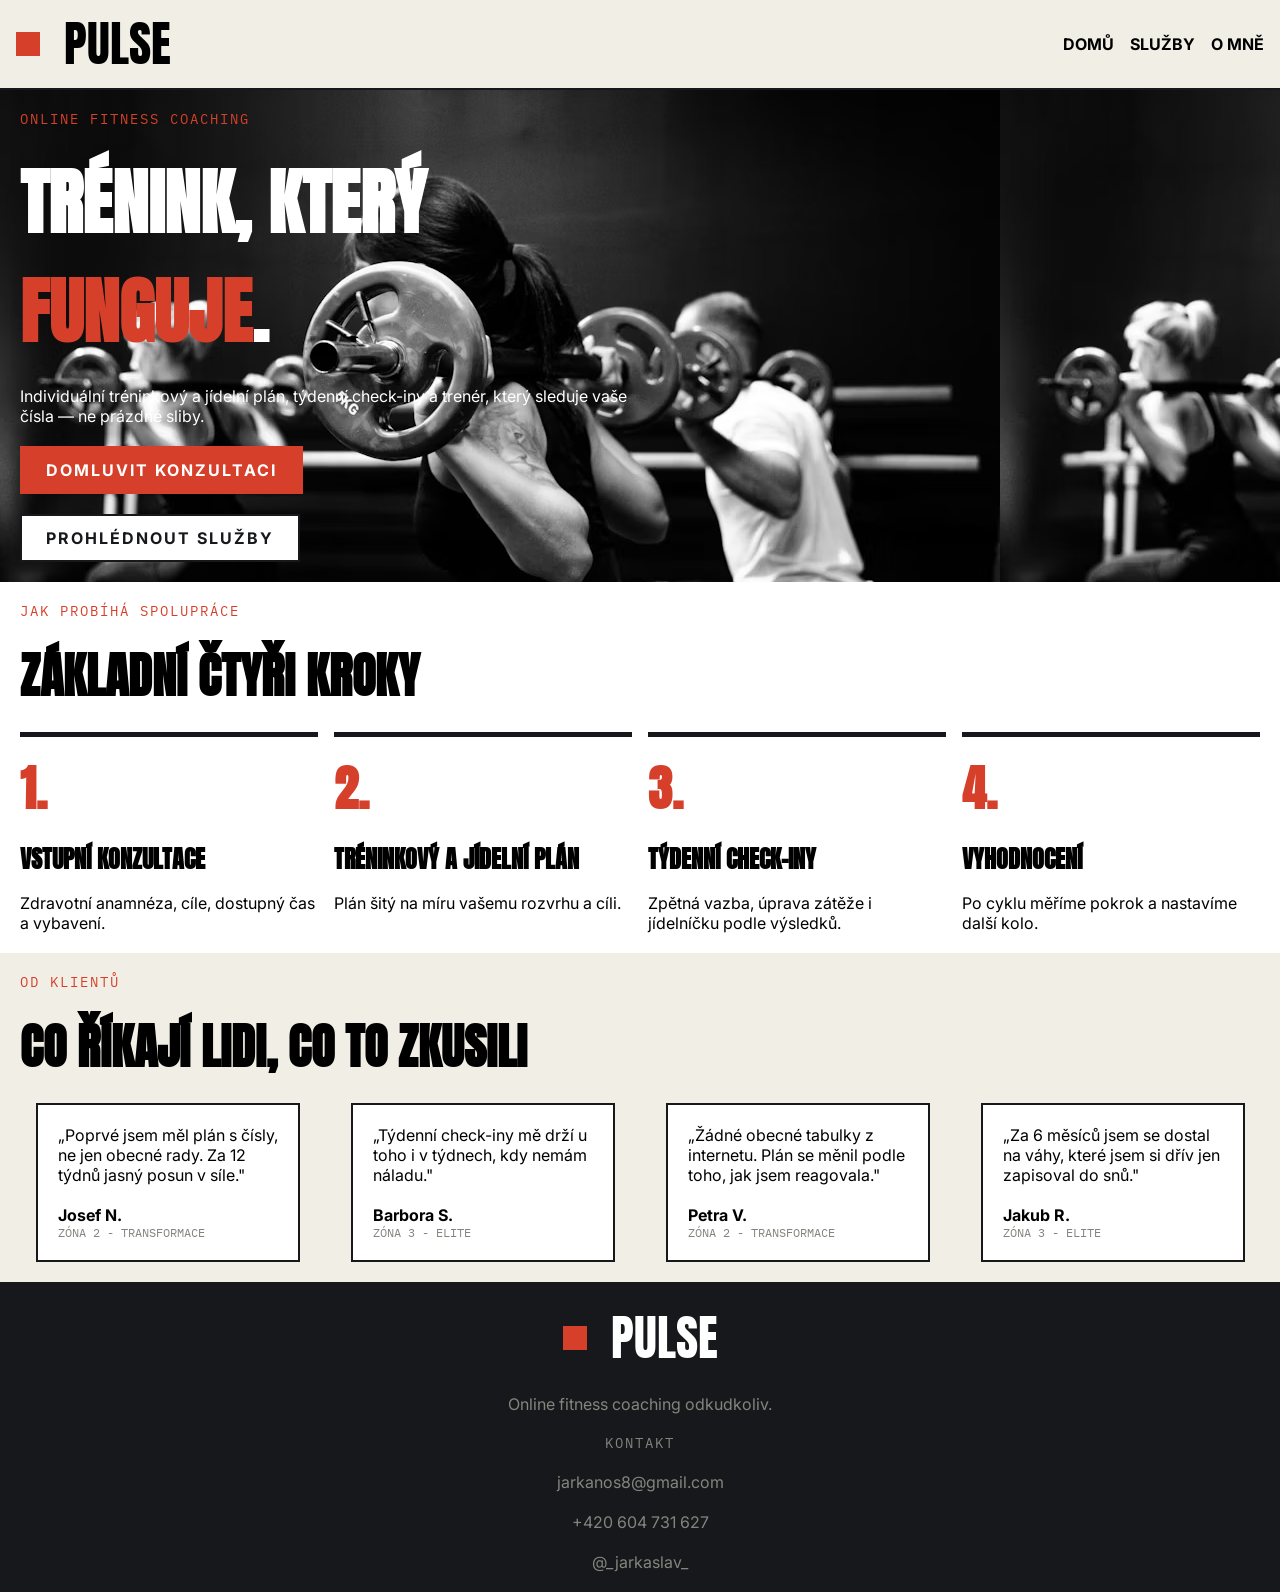
<file: index.html>
<!DOCTYPE html>
<html lang="cs">
<head>
    <meta charset="UTF-8">
    <meta name="viewport" content="width=device-width, initial-scale=1.0">
    <link rel="stylesheet" href="main.css">
    <title>PULSE-COACHING</title>
    <link rel="icon" type="image/svg+xml" href="favicon/favicon.svg">
    <link rel="icon" type="image/png" sizes="32x32" href="favicon/favicon-32x32.png">
    <link rel="icon" type="image/png" sizes="16x16" href="favicon/favicon-16x16.png">
    <link rel="apple-touch-icon" href="favicon/apple-touch-icon.png">
    <link rel="shortcut icon" href="favicon/favicon.ico">
</head>
<body>
    <header class="pulse-header">
        <a href="index.html" class="logo"><span class="logo-square"></span>PULSE</a>
        <nav class="header-nav">
            <a href="index.html">DOMŮ</a>
            <a href="sluzby.html">SLUŽBY</a>
            <a href="omne.html">O MNĚ</a>
        </nav>
    </header>

    <section class="introduction-bg">
        <div class="introduction">
        <p class="label-red">ONLINE FITNESS COACHING</p>
        <h1 class="h1 h1--white">TRÉNINK, KTERÝ <span class="highlight">FUNGUJE</span>.</h1>
        <p class="body-white">Individuální tréninkový a jídelní plán, týdenní check-iny a trenér, který sleduje vaše čísla — ne prázdné sliby.</p>
        <a class="btn-primary" href="formular.html">DOMLUVIT KONZULTACI</a>
        <a class="btn-secondary" href="sluzby.html">PROHLÉDNOUT SLUŽBY</a></div>
    </section>

    <section class="description">
        <p class="label-red">JAK PROBÍHÁ SPOLUPRÁCE</p>
        <h2 class="h2">ZÁKLADNÍ ČTYŘI KROKY</h2>
        <div class="step-grid">
        <div class="step">
            <span class="step-line"></span>
            <h2 class="h2 h2--red">1.</h2>
            <h3 class="h3">VSTUPNÍ KONZULTACE</h3>
            <p class="body-black">Zdravotní anamnéza, cíle, dostupný čas a vybavení.</p>
        </div>

        <div class="step">
            <span class="step-line"></span>
            <h2 class="h2 h2--red">2.</h2>
            <h3 class="h3">TRÉNINKOVÝ A JÍDELNÍ PLÁN</h3>
            <p class="body-black">Plán šitý na míru vašemu rozvrhu a cíli.</p>
        </div>

        <div class="step">
            <span class="step-line"></span>
            <h2 class="h2 h2--red">3.</h2>
            <h3 class="h3">TÝDENNÍ CHECK-INY</h3>
            <p class="body-black">Zpětná vazba, úprava zátěže i jídelníčku podle výsledků.</p>
        </div>

        <div class="step">
            <span class="step-line"></span>
            <h2 class="h2 h2--red">4.</h2>
            <h3 class="h3">VYHODNOCENÍ</h3>
            <p class="body-black">Po cyklu měříme pokrok a nastavíme další kolo.</p>
        </div>
        </div>
    </section>

    <section class="reviews">
        <p class="label-red">OD KLIENTŮ</p>
        <h2 class="h2">CO ŘÍKAJÍ LIDI, CO TO ZKUSILI</h2>

    <div class="review-list">
        <div class="review">
            <p class="body-black">„Poprvé jsem měl plán s čísly, ne jen obecné rady. Za 12 týdnů jasný posun v síle."</p>
            <div class="reviewer">
                <p class="body-bold">Josef N.</p>
                <p class="stat-grey">ZÓNA 2 - TRANSFORMACE</p>
            </div>
        </div>

        <div class="review">
            <p class="body-black">„Týdenní check-iny mě drží u toho i v týdnech, kdy nemám náladu."</p>
            <div class="reviewer">
                <p class="body-bold">Barbora S.</p>
                <p class="stat-grey">ZÓNA 3 - ELITE</p>
            </div>
        </div>

        <div class="review">
            <p class="body-black">„Žádné obecné tabulky z internetu. Plán se měnil podle toho, jak jsem reagovala."</p>
            <div class="reviewer">
                <p class="body-bold">Petra V.</p>
                <p class="stat-grey">ZÓNA 2 - TRANSFORMACE</p>
            </div>
        </div>

        <div class="review">
            <p class="body-black">„Za 6 měsíců jsem se dostal na váhy, které jsem si dřív jen zapisoval do snů."</p>
            <div class="reviewer">
                <p class="body-bold">Jakub R.</p>
                <p class="stat-grey">ZÓNA 3 - ELITE</p>
            </div>
        </div>

    </div>
    </section>















    <footer class="pulse-footer">
        <a href="index.html" class="logo-footer"><span class="logo-square"></span>PULSE</a>
        <p class="body-grey">Online fitness coaching odkudkoliv.</p>
        <a class="label-grey" href="formular.html">KONTAKT</a>
        <a class="body-grey" href="mailto:jarkanos@gmail.com">jarkanos8@gmail.com</a>
        <a class="body-grey" href="phoneto:+420604731627">+420 604 731 627</a>
        <a class="body-grey" href="instagram.com/@_jarkaslav_">@_jarkaslav_</a>
    </footer>
</body>
</html>
</file>
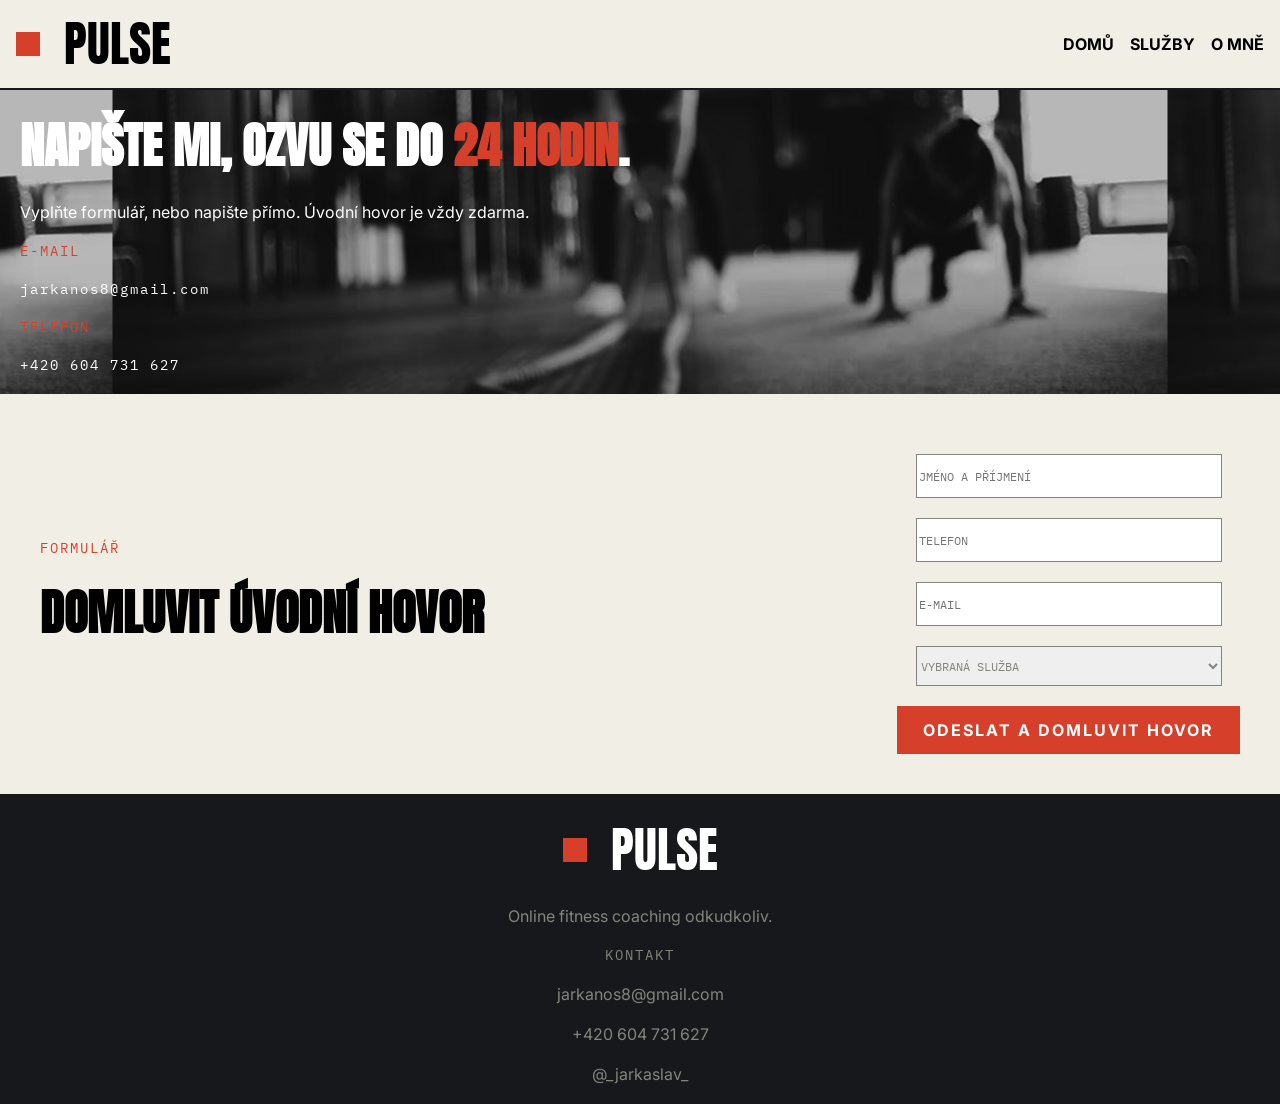
<file: formular.html>
<!DOCTYPE html>
<html lang="cs">
<head>
    <meta charset="UTF-8">
    <meta name="viewport" content="width=device-width, initial-scale=1.0">
    <link rel="stylesheet" href="main.css">
    <title>Kontakt | PULSE-COACHING</title>
    <link rel="icon" type="image/svg+xml" href="favicon/favicon.svg">
    <link rel="icon" type="image/png" sizes="32x32" href="favicon/favicon-32x32.png">
    <link rel="icon" type="image/png" sizes="16x16" href="favicon/favicon-16x16.png">
    <link rel="apple-touch-icon" href="favicon/apple-touch-icon.png">
    <link rel="shortcut icon" href="favicon/favicon.ico">
</head>
<body>
    <header class="pulse-header">
        <a href="index.html" class="logo"><span class="logo-square"></span>PULSE</a>
        <nav class="header-nav">
            <a href="index.html">DOMŮ</a>
            <a href="sluzby.html">SLUŽBY</a>
            <a href="omne.html">O MNĚ</a>
        </nav>
    </header>

    <section class="formular-introduction">
        <h2 class="h2 h2-white">NAPIŠTE MI, OZVU SE DO <span class="h2--red">24 HODIN</span>.</h2>
        <p class="body-white">Vyplňte formulář, nebo napište přímo. Úvodní hovor je vždy zdarma.</p>
        <p class="label-red">E-MAIL</p>
        <p class="label-white">jarkanos8@gmail.com</p>
        <p class="label-red">TELEFON</p>
        <p class="label-white">+420 604 731 627</p>
    </section>

    <section class="formular">
        <div class="formular-title">
        <p class="label-red">FORMULÁŘ</p>
        <h2 class="h2">DOMLUVIT ÚVODNÍ HOVOR</h2>
        </div>
        
        <form action="#" method="post">
<div class="formular-bunky">
            <div class="bunka">
                <label for="name"></label>
                <input class="stat-grey" placeholder="JMÉNO A PŘÍJMENÍ" type="text" id="name" name="name">
            </div>

            <div class="bunka">
                <label for="phone"></label>
                <input placeholder="TELEFON" class="stat-grey" type="tel" id="phone" name="phone">
            </div>

            <div class="bunka">
                <label for="email"></label>
                <input placeholder="E-MAIL" class="stat-grey" type="email" id="email" name="email">
            </div>

            <div class="bunka">
                <label for="service"></label>
                <select class="stat-grey" id="service" name="service">
                    <option value="" disabled selected hidden>VYBRANÁ SLUŽBA</option>
                    <option value="start">START</option>
                    <option value="transformace">TRANSFORMACE</option>
                    <option value="elite">ELITE</option>
                </select>
            </div>
</div>
            <a href="#" class="btn-primary">ODESLAT A DOMLUVIT HOVOR</a>

        </form>
    </section>















    <footer class="pulse-footer">
        <a href="index.html" class="logo-footer"><span class="logo-square"></span>PULSE</a>
        <p class="body-grey">Online fitness coaching odkudkoliv.</p>
        <a class="label-grey" href="formular.html">KONTAKT</a>
        <a class="body-grey" href="mailto:jarkanos@gmail.com">jarkanos8@gmail.com</a>
        <a class="body-grey" href="phoneto:+420604731627">+420 604 731 627</a>
        <a class="body-grey" href="instagram.com/@_jarkaslav_">@_jarkaslav_</a>
    </footer>
</body>
</html>
</file>
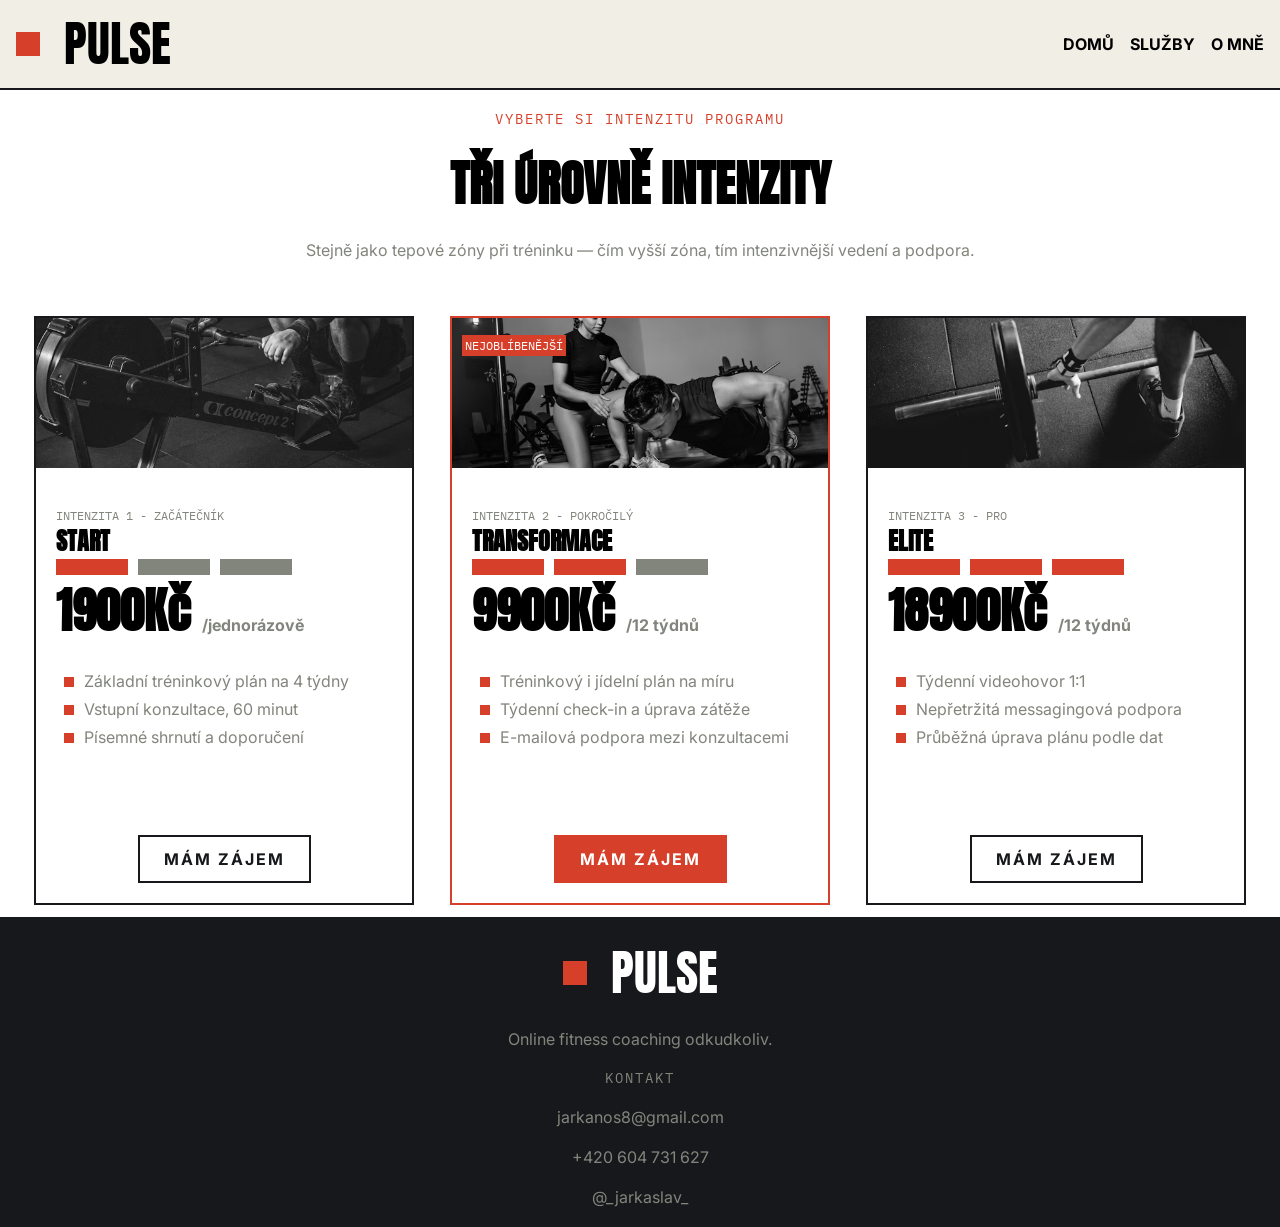
<file: sluzby.html>
<!DOCTYPE html>
<html lang="cs">
<head>
    <meta charset="UTF-8">
    <meta name="viewport" content="width=device-width, initial-scale=1.0">
    <link rel="stylesheet" href="main.css">
    <title>Služby | PULSE-COACHING</title>
    <link rel="icon" type="image/svg+xml" href="favicon/favicon.svg">
    <link rel="icon" type="image/png" sizes="32x32" href="favicon/favicon-32x32.png">
    <link rel="icon" type="image/png" sizes="16x16" href="favicon/favicon-16x16.png">
    <link rel="apple-touch-icon" href="favicon/apple-touch-icon.png">
    <link rel="shortcut icon" href="favicon/favicon.ico">
</head>
<body>
    <header class="pulse-header">
        <a href="index.html" class="logo"><span class="logo-square"></span>PULSE</a>
        <nav class="header-nav">
            <a href="index.html">DOMŮ</a>
            <a href="sluzby.html">SLUŽBY</a>
            <a href="omne.html">O MNĚ</a>
        </nav>
    </header>

    <section class="sluzby">
    <div class="sluzby-introduction">
        <p class="label-red">VYBERTE SI INTENZITU PROGRAMU</p>
        <h2 class="h2">TŘI ÚROVNĚ INTENZITY</h2>
        <p class="body-grey">Stejně jako tepové zóny při tréninku — čím vyšší zóna, tím intenzivnější vedení a podpora.</p>
    </div>

    <div class="sluzby-grid">
        <div class="sluzba">
            <img class="sluzba-img" src="./images/veslovani-img.avif" alt="veslovani">
            <div class="sluzba-content">
            <p class="stat-grey">INTENZITA 1 - ZAČÁTEČNÍK</p>
            <h3 class="h3">START</h3>
            <div class="rectangle-scale">
            <span class="rectangle rectangle--red"></span>
            <span class="rectangle"></span>
            <span class="rectangle"></span></div>
            <h2 class="h2">1900Kč <span class="body-grey">/jednorázově</span></h2>
            <ul class="sluzba-ul">
                <li class="body-grey">Základní tréninkový plán na 4 týdny</li>
                <li class="body-grey">Vstupní konzultace, 60 minut</li>
                <li class="body-grey">Písemné shrnutí a doporučení</li>
            </ul>
            
            </div>
            <a href="formular.html" class="btn-secondary btn-sluzba">MÁM ZÁJEM</a>
        </div>
    

        <div class="sluzba sluzba--favourite">
            <p class="tag">NEJOBLÍBENĚJŠÍ</p>
            <img class="sluzba-img" src="./images/1na1-trenink-img.avif" alt="1 na 1 trenink">
            <div class="sluzba-content">
            <p class="stat-grey">INTENZITA 2 - POKROČILÝ</p>
            <h3 class="h3">TRANSFORMACE</h3>
            <div class="rectangle-scale">
            <span class="rectangle rectangle--red"></span>
            <span class="rectangle rectangle--red"></span>
            <span class="rectangle"></span></div>
            <h2 class="h2">9900Kč <span class="body-grey">/12 týdnů</span></h2>
            <ul class="sluzba-ul">
                <li class="body-grey">Tréninkový i jídelní plán na míru</li>
                <li class="body-grey">Týdenní check-in a úprava zátěže</li>
                <li class="body-grey">E-mailová podpora mezi konzultacemi</li>
            </ul>
            
            </div>
            <a href="formular.html" class="btn-primary btn-sluzba">MÁM ZÁJEM</a>
        </div>
    

        
        <div class="sluzba">
            <img class="sluzba-img" src="./images/deadlift-img.avif" alt="deadlift">
            <div class="sluzba-content">
            <p class="stat-grey">INTENZITA 3 - PRO</p>
            <h3 class="h3">ELITE</h3>
            <div class="rectangle-scale">
            <span class="rectangle rectangle--red"></span>
            <span class="rectangle rectangle--red"></span>
            <span class="rectangle rectangle--red"></span></div>
            <h2 class="h2">18900Kč <span class="body-grey">/12 týdnů</span></h2>
            <ul class="sluzba-ul">
                <li class="body-grey">Týdenní videohovor 1:1</li>
                <li class="body-grey">Nepřetržitá messagingová podpora</li>
                <li class="body-grey">Průběžná úprava plánu podle dat</li>
            </ul>
            
            </div>
            <a href="formular.html" class="btn-secondary btn-sluzba">MÁM ZÁJEM</a>
        </div>
    </div>


    </section>















    <footer class="pulse-footer">
        <a href="index.html" class="logo-footer"><span class="logo-square"></span>PULSE</a>
        <p class="body-grey">Online fitness coaching odkudkoliv.</p>
        <a class="label-grey" href="formular.html">KONTAKT</a>
        <a class="body-grey" href="mailto:jarkanos@gmail.com">jarkanos8@gmail.com</a>
        <a class="body-grey" href="phoneto:+420604731627">+420 604 731 627</a>
        <a class="body-grey" href="instagram.com/@_jarkaslav_">@_jarkaslav_</a>
    </footer>
</body>
</html>
</file>
<file: main.css>
@import url('https://fonts.googleapis.com/css2?family=Anton&family=IBM+Plex+Mono:ital,wght@0,100;0,200;0,300;0,400;0,500;0,600;0,700;1,100;1,200;1,300;1,400;1,500;1,600;1,700&family=Inter:ital,opsz,wght@0,14..32,100..900;1,14..32,100..900&display=swap');


:root{
    --pulse: #D6402A;
    --dark-pulse: #A82F1E;
    --ink: #17181B;
    --paper: #F1EEE6;
    --grey: #82857C;
    --steel: #3C4750; 

    --font-display: 'Anton', sans-serif;
    --font-body: 'Inter', sans-serif;
    --font-label: 'IBM Plex Mono', monospace;

    --fs-h1: 4.5rem;
    --fs-h2: 3rem;
    --fs-h3: 1.5rem;
    --fs-body: 1rem;
    --fs-label: 0.875rem;
    --fs-stat: 0.75rem;

    --ls-label: 0.125rem;
}

body{
    margin: 0;
}

a{
    text-decoration: none;
    transition: 0.5s;
}

a:hover{
    scale: 1.1;
}

img{
    filter: grayscale(200);
}

.pulse-header{
    display: flex;
    justify-content: space-between;
    background-color: var(--paper);
    padding: 0.5em 1em;
    position: sticky;
    top: 0;
    border-bottom: 2px solid var(--ink);
    z-index: 150;

}

.logo{
    display: flex;
    font-size: var(--fs-h3);
    font-family: var(--font-display);
    color: black;
    align-items: center;
    gap: 0.5em;
}

.logo-square{
    display: inline-block;
    width: 0.5em;
    height: 0.5em;
    background-color: var(--pulse);
}


.header-nav{
    display: flex;
    align-items: center;
    gap: 1em;
    font-family: var(--font-body);
    font-size: var(--fs-stat);
    font-weight: bold;
}

.header-nav a{
    color: black;
}

.pulse-footer{
    display: flex;
    flex-direction: column;
    padding: 1.25em;
    gap: 1.25em;
    background-color: var(--ink);
}

.logo-footer{
    display: flex;
    font-size: var(--fs-h2);
    font-family: var(--font-display);
    color: white;
    align-items: center;
    gap: 0.5em;
}

.body-grey{
    font-family: var(--font-body);
    font-size: var(--fs-body);
    color: var(--grey);
    margin: 0;

}

.label-grey{
    font-family: var(--font-label);
    font-size: var(--fs-label);
    color: var(--grey);
    letter-spacing: var(--ls-label);
    margin: 0;
}

.introduction-bg{
    background-image: url(./images/skupinovy-trenink-img.avif);
}

.introduction{
    display: flex;
    flex-direction: column;
    padding: 1.25em;
    gap: 1.25em;

}

.h1{
    font-size: var(--fs-h1);
    font-family: var(--font-display);
    margin: 0;
}
.h1--white{
    color: white;
}

.highlight{
    color: var(--pulse);
}

.label-red{
    font-family: var(--font-label);
    font-size: var(--fs-label);
    color: var(--pulse);
    letter-spacing: var(--ls-label);
    margin: 0;
}

.body-white{
    font-family: var(--font-body);
    font-size: var(--fs-body);
    color: white;
    margin: 0;
}

.btn-primary{
    display: inline-block;
    padding: 0.75em 1.5em;
    background-color: var(--pulse);
    color: white;
    font-family: var(--font-body);
    font-size: var(--fs-body);
    letter-spacing: var(--ls-label);
    font-weight: 700;
    border: 2px solid var(--pulse);
    max-width: fit-content;
    transition: 0.5s;
    text-align: center;
}

.btn-primary:hover{
    background-color: var(--dark-pulse);
    border-color: var(--dark-pulse);
    
}

.btn-secondary{
    display: inline-block;
    padding: 0.75em 1.5em;
    background-color: white;
    color: var(--ink);
    font-family: var(--font-body);
    font-size: var(--fs-body);
    letter-spacing: var(--ls-label);
    font-weight: 700;
    border: 2px solid var(--ink);
    max-width: fit-content;
    transition: 0.5s;
    text-align: center;
}

.btn-secondary:hover{
    background-color: var(--ink);
    color: white;
    
}

.description{
    display: flex;
    flex-direction: column;
    padding: 1.25em;
    gap: 1.25em;
}

.h2{
    font-size: var(--fs-h2);
    font-family: var(--font-display);
    margin: 0;

}

.h3{
    font-family: var(--font-display);
    font-size: var(--fs-h3);
    margin: 0;
}

.h2--red{
    color: var(--pulse);
}

.step-line{
    display: inline-block;
    height: 5px;
    width: 100%;
    background-color: var(--ink);
}

.step{
    display: flex;
    flex-direction: column;
    gap: 1em;
}

.step-grid{
    display: grid;
    grid-template-columns: repeat(auto-fit, minmax(150px, 1fr));
    gap: 1em;
}

.body-black{
    font-family: var(--font-body);
    font-size: var(--fs-body);
    margin: 0;
}

.body-bold{
    font-size: var(--fs-body);
    font-family: var(--font-body);
    font-weight: bold;
    margin: 0;
}

.stat-grey{
    font-size: var(--fs-stat);
    font-family: var(--font-label);
    color: var(--grey);
    margin: 0;
}

.sluzby-introduction{
    display: flex;
    flex-direction: column;
    justify-content: flex-start;
    align-items: flex-start;
    gap: 1.25em;
    padding: 1.25em;
    }

.sluzba{
    display: flex;
    flex-direction: column;
    width: 100%;
    height: 100%;
    gap: 1.25em;
    border: 2px solid var(--ink);
    transition: 0.5s;
    justify-self: center;
    padding-bottom: 1.25em;
    
        
}

.rectangle{
    display: inline-block;
    width: 4.5em;
    height: 1em;
    background-color: var(--grey);
}

.rectangle--red{
    background-color: var(--pulse);
}

.rectangle-scale{
    display: flex;
    flex-direction: row;
    gap: 10px;
}

.sluzba-img{
    height: 150px;
    object-fit: cover;
}

.sluzba-content{
    padding: 1.25em;
    display: flex;
    flex-direction: column;
    
}

.sluzba-ul{
    list-style: none;
    padding: 0.5em;
    display: flex;
    flex-direction: column;
    gap: 0.5em;
    
}

.sluzba-ul li::before{
    content: "";
    display: inline-block;
    width: 10px;
    height: 10px;
    background-color: var(--pulse);
    margin-right: 10px;
}

.btn-sluzba{
    align-self: center;
    margin-top: auto;
}

.sluzba--favourite{
    border: 2px solid var(--pulse);
    position: relative;
    
}



.tag{
    font-size: var(--fs-stat);
    font-family: var(--font-label);
    color: white;
    padding: 0.25em;
    background-color: var(--pulse);
    position: absolute;
    top: 5px;
    left: 10px;
    z-index: 60;
}

.sluzby-grid{
    display: grid;
    grid-template-columns: repeat(auto-fit, minmax(300px, 1fr));
    gap: 2.5em;
    padding: 1.25em;
    grid-template-rows: auto;
    margin: 1em;
    
}

.omne-introduction{
    background-color: var(--paper);
    display: flex;
    flex-direction: column;
    padding: 1.25em;
    gap: 1em;
}

.omne-introduction-content{
    display: flex;
    flex-direction: column;
    gap: 0.5em;
}

.omne-img{
    width: 100%;
    height: 400px;
    object-fit: cover;
    align-self: center;
    
}

.body-bold-red{
    color: var(--pulse);
    margin: 0;
}

.quote{
    background-color: var(--ink);
    display: flex;
    flex-direction: column;
    padding: 2.5em 1.25em;
    text-align: center;
    gap: 1.25em;
}

.h3--white{
    color: white;
}

.training{
    display: flex;
    flex-direction: column;
    padding: 1.25em;
    gap: 1.25em;

}

.training-grid{
    display: grid;
    grid-template-columns: repeat(auto-fit, minmax(200px, 1fr));;
    gap: 1.25em;
}

.training-title{
        display: flex;
        flex-direction: column;
        align-items: flex-start;
        gap: 1.25em;
    }

.omne-img-div{
    position: relative;
    align-self: center;
}

.omne-tag{
    position: absolute;
    bottom: 5px;
    left:10px;
    font-size: var(--fs-stat);
    font-family: var(--font-label);
    padding: 10px;
    color: white;
    background-color: var(--pulse);
    z-index: 30;
}

.h2-white{
    color: white;
}

.label-white{
    font-family: var(--font-label);
    font-size: var(--fs-label);
    color: white;
    letter-spacing: var(--ls-label);
    margin: 0;
}

.formular-introduction{
    background-image: url(./images/rope-swinging-img\ 2.png);
    background-position: center;
    display: flex;
    flex-direction: column;
    padding: 1.25em;
    gap: 1.25em;
}

.formular{
    display: flex;
    flex-direction: column;
    gap: 1.25em;
    padding: 1.25em;
    background-color: var(--paper);

}

form{
    display: flex;
    flex-direction: column;
    gap: 1.25em;
   align-items: center;
    
}

.formular-bunky{
    
}

.bunka{
    align-self: center;
    margin-top: 1.25em;
    
}

.bunka input{
    border-radius: 0%;
    border: 1px solid var(--grey);
    width: 300px;
    height: 40px;
}

.bunka select{
    border-radius: 0%;
    border: 1px solid var(--grey);
    width: 100%;
    height: 40px
}

form > button{
    align-self: center;

}



form > button:hover{
    scale: 1.1;
    
}

.review{
    border: 2px solid var(--ink);
    padding: 1.25em;
    display: flex;
    flex-direction: column;
    gap: 1.25em;
    width: 220px;
    background-color: white;
    transition: 0.5s;
    justify-self: center;
}

.reviews{
    display: flex;
    flex-direction: column;
    gap: 1.25em;
    padding: 1.25em;
    background-color: var(--paper);
}

.reviewer{
    margin-top: auto;
}

.review-list{
    display: grid;
    grid-template-columns: repeat(auto-fit, minmax(260px, 1fr));
    gap: 1.25em;
}

.clients{
    padding: 20px;
    gap: 1.5em;
    background-color: var(--paper);
}

.clients-title{
    display: flex;
    flex-direction: column;
    gap: 1em;
}

.photos-swiper {
  padding: 1.25em 1.25em 2.5em;
}

.photos-swiper .swiper-slide img {
  width: 100%;
  height: 280px;
  object-fit: cover;
}

.photos-swiper .swiper-button-next,
.photos-swiper .swiper-button-prev {
  color: var(--dark-pulse);

}

@media (min-width: 800px) {
    .pulse-footer{
        align-items: center;
    }

    .introduction{
        max-width: 50%;
    }

    .sluzby-introduction{
        align-items: center;
    }

    
    .omne-introduction{
        display: flex;
        flex-direction: row;
        gap: 1.25em;
    }

    .quote{
        padding: 5em 4em;
    }

    .training-title{
        align-items: center;
    }

    .formular{
        flex-direction: row;
        justify-content: space-between;
        padding: 2.5em;
    }

    .formular-title{
        display: flex;
        flex-direction: column;
        gap: 1.25em;
        justify-content: center;
    }

    .logo{
        font-size: var(--fs-h2);
    }

    .header-nav{
        font-size: var(--fs-body);
    }

    .clients-title{
        align-items: center;
    }
}
</file>
